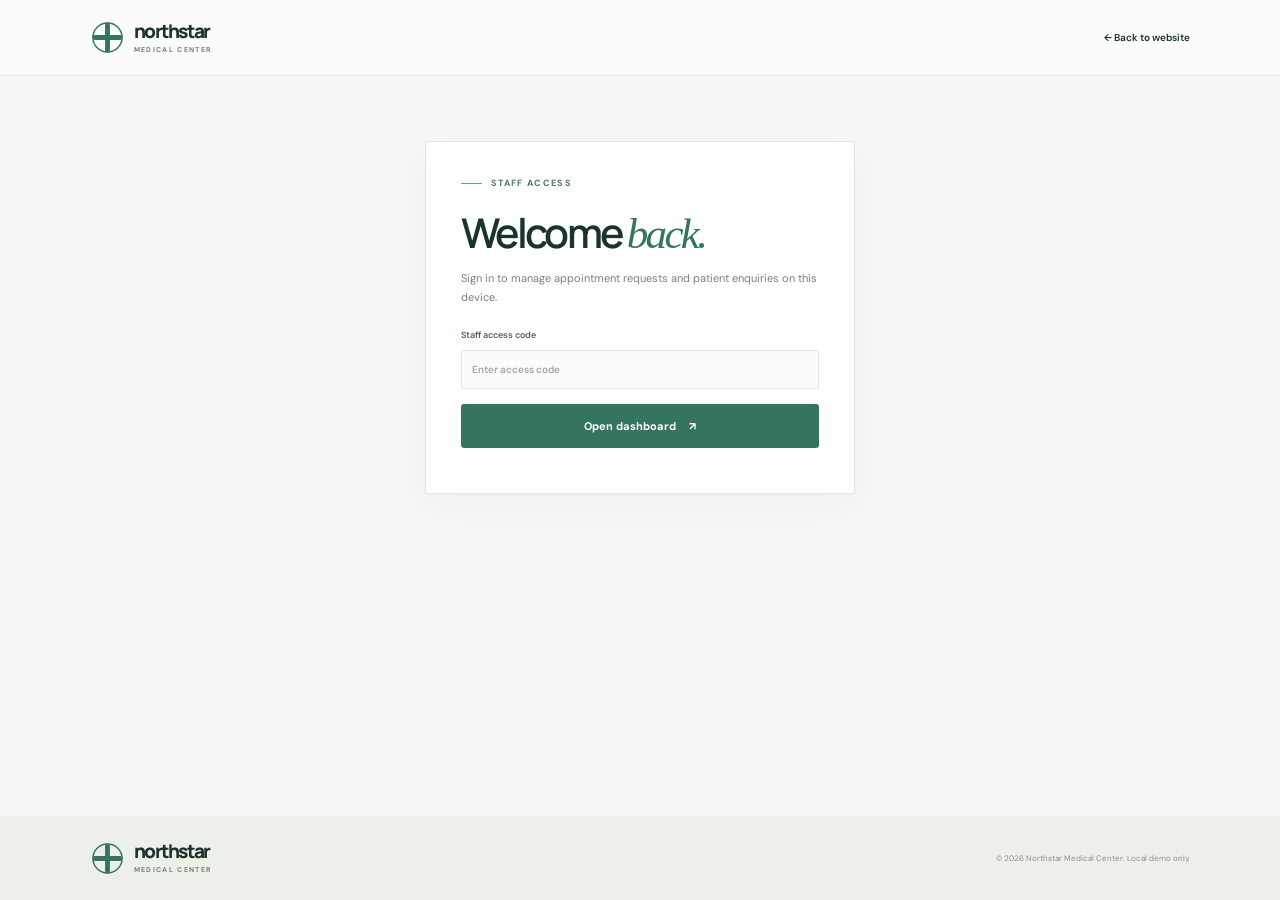
<file: admin.html>
<!DOCTYPE html>
<html lang="en">

<head>
  <meta charset="UTF-8">
  <meta name="viewport" content="width=device-width, initial-scale=1">
  <meta name="theme-color" content="#f6f8f5">
  <meta name="description" content="Northstar Medical Center staff dashboard.">
  <title>Admin portal | Northstar Medical Center</title>
  <link rel="preconnect" href="https://fonts.googleapis.com">
  <link rel="preconnect" href="https://fonts.gstatic.com" crossorigin>
  <link
    href="https://fonts.googleapis.com/css2?family=DM+Sans:wght@400;500;600;700&amp;family=Manrope:wght@400;500;600;700;800&amp;display=swap"
    rel="stylesheet">
  <link rel="stylesheet" href="styles.css">
  <script src="app.js" defer></script>
</head>

<body class="admin-body">
  <header class="admin-header"><a class="brand" href="index.html"><span class="brand-mark" aria-hidden="true"><svg
          viewBox="0 0 36 36" fill="none">
          <path d="M18 5v26M5 18h26" stroke="currentColor" stroke-width="5" stroke-linecap="round" />
          <circle cx="18" cy="18" r="15" stroke="currentColor" stroke-width="1.5" />
        </svg></span><span class="brand-copy"><strong>northstar</strong><small>MEDICAL CENTER</small></span></a>
    <div class="admin-header-actions"><a class="text-link" href="index.html">← Back to website</a><button
        class="button button-outline admin-logout" type="button" hidden>Sign out</button></div>
  </header>
  <main class="admin-main">
    <section class="admin-login-card" id="admin-login">
      <div class="eyebrow"><span class="eyebrow-line"></span> STAFF ACCESS</div>
      <h1>Welcome <span>back.</span></h1>
      <p>Sign in to manage appointment requests and patient enquiries on this device.</p>
      <form id="admin-login-form"><label>Staff access code<input type="password" name="passcode"
            autocomplete="current-password" placeholder="Enter access code" required></label><button
          class="button button-green form-submit" type="submit">Open dashboard <span
            aria-hidden="true">↗</span></button>
        <div class="form-message" id="login-message" role="status" aria-live="polite"></div>
      </form>
      <!--<div class="demo-access"><strong>Local demo access</strong><span>Use access code <code>246810</code>. This
          frontend-only demo stores information in this browser; it is not connected to a secure server or suitable for
          real patient data.</span></div>-->
    </section>
    <section class="admin-dashboard" id="admin-dashboard" hidden>
      <div class="admin-page-heading">
        <div>
          <div class="eyebrow"><span class="eyebrow-line"></span> NORTHSTAR STAFF</div>
          <h1>Your care <span>dashboard.</span></h1>
          <p>Manage appointment requests and messages submitted on this device.</p>
        </div><a class="button button-green" href="index.html#appointment">New appointment ↗</a>
      </div>
      <div class="admin-stats">
        <article><span>APPOINTMENT REQUESTS</span><strong id="admin-stat-appointments">0</strong><small
            id="admin-pending-label">0 awaiting review</small></article>
        <article><span>OPEN REQUESTS</span><strong id="admin-stat-open">0</strong><small>Need a follow-up</small>
        </article>
        <article><span>PATIENT MESSAGES</span><strong id="admin-stat-messages">0</strong><small
            id="admin-unread-label">0 unread</small></article>
      </div>
      <div class="admin-content-grid">
        <section class="admin-panel">
          <div class="admin-panel-heading">
            <div>
              <h2>Appointments</h2>
              <p>Recent requests from the appointment form</p>
            </div><label class="admin-filter-label">Show<select id="appointment-status-filter">
                <option value="all">All requests</option>
                <option value="pending">Pending</option>
                <option value="confirmed">Confirmed</option>
                <option value="cancelled">Cancelled</option>
              </select></label>
          </div>
          <div class="admin-table-wrap">
            <table class="admin-table">
              <thead>
                <tr>
                  <th>Patient</th>
                  <th>Department</th>
                  <th>Preferred date</th>
                  <th>Contact</th>
                  <th>Status</th>
                  <th>Actions</th>
                </tr>
              </thead>
              <tbody id="admin-appointments">
                <tr>
                  <td colspan="6" class="admin-empty">No appointment requests yet. New requests will appear here.</td>
                </tr>
              </tbody>
            </table>
          </div>
        </section>
        <section class="admin-panel messages-panel">
          <div class="admin-panel-heading">
            <div>
              <h2>Patient enquiries</h2>
              <p>Contact form messages submitted on this device</p>
            </div>
          </div>
          <div class="admin-messages" id="admin-messages">
            <div class="admin-empty">No messages yet. Contact form submissions will appear here.</div>
          </div>
        </section>
      </div>
      <!-- <p class="admin-local-note">Local demo only: data is stored in this browser and is not shared with other devices. Do not enter or store real patient information. A production hospital system needs authenticated server-side access and compliant data storage.</p> -->
    </section>
  </main>
  <footer class="site-footer admin-footer"><a class="brand footer-brand" href="index.html"><span class="brand-mark"
        aria-hidden="true"><svg viewBox="0 0 36 36" fill="none">
          <path d="M18 5v26M5 18h26" stroke="currentColor" stroke-width="5" stroke-linecap="round" />
          <circle cx="18" cy="18" r="15" stroke="currentColor" stroke-width="1.5" />
        </svg></span><span class="brand-copy"><strong>northstar</strong><small>MEDICAL CENTER</small></span></a><small
      class="copyright">© <span id="current-year"></span> Northstar Medical Center. Local demo only.</small></footer>
</body>

</html>
</file>
<file: styles.css>
:root {
  --ink: #1a332e;
  --ink-soft: #455a54;
  --muted: #78817b;
  --green: #357460;
  --green-dark: #244e42;
  --green-light: #e4eee7;
  --paper: #f7f8f5;
  --line: #e4e7e0;
  --serif: Georgia, "Times New Roman", serif;
  --sans: "DM Sans", "Segoe UI", sans-serif;
  --heading: "Manrope", "Segoe UI", sans-serif;
}

* {
  box-sizing: border-box;
}

html {
  scroll-behavior: smooth;
  scroll-padding-top: 90px;
}

body {
  margin: 0;
  background: var(--paper);
  color: var(--ink);
  font-family: var(--sans);
  font-size: 14px;
  -webkit-font-smoothing: antialiased;
}

button,
input,
select,
textarea {
  font: inherit;
}

button,
a {
  -webkit-tap-highlight-color: transparent;
}

a {
  color: inherit;
  text-decoration: none;
}

button:focus-visible,
a:focus-visible,
input:focus-visible,
select:focus-visible,
textarea:focus-visible,
summary:focus-visible {
  outline: 3px solid #a6caaf;
  outline-offset: 3px;
}

img {
  max-width: 100%;
}

.section-anchor {
  scroll-margin-top: 90px;
}

.announcement {
  height: 34px;
  background: var(--ink);
  color: #e5ece7;
  display: flex;
  align-items: center;
  justify-content: center;
  gap: 8px;
  font-size: 10px;
  letter-spacing: .025em;
}

.announcement-dot,
.open-pulse {
  width: 6px;
  height: 6px;
  background: #91caa3;
  display: inline-block;
  border-radius: 50%;
}

.announcement a {
  margin-left: 6px;
  color: #f0d9ad;
}

.site-header {
  min-height: 78px;
  max-width: 1440px;
  margin: 0 auto;
  padding: 0 6.2%;
  display: flex;
  align-items: center;
  justify-content: space-between;
  gap: 24px;
  position: sticky;
  top: 0;
  z-index: 20;
  background: rgba(247, 248, 245, .96);
  backdrop-filter: blur(14px);
  border-bottom: 1px solid rgba(226, 230, 223, .75);
}

.brand {
  display: inline-flex;
  align-items: center;
  gap: 9px;
  flex: 0 0 auto;
}

.brand-mark {
  width: 35px;
  height: 35px;
  color: var(--green);
  display: block;
}

.brand-mark svg {
  display: block;
  width: 100%;
  height: 100%;
}

.brand-copy {
  display: flex;
  flex-direction: column;
}

.brand-copy strong {
  color: var(--ink);
  font: 800 19px/1 var(--heading);
  letter-spacing: -.075em;
}

.brand-copy small {
  margin-top: 4px;
  color: #718079;
  font-size: 7px;
  font-weight: 700;
  letter-spacing: .19em;
}

.primary-nav {
  display: flex;
  justify-content: center;
  align-items: center;
  gap: clamp(13px, 1.6vw, 25px);
}

.nav-link {
  color: #56635d;
  font-size: 11px;
  white-space: nowrap;
  transition: color .2s;
}

.nav-link:hover,
.nav-link.active {
  color: var(--green);
}

.nav-link.active {
  font-weight: 700;
}

.button {
  border: 0;
  border-radius: 3px;
  min-height: 44px;
  padding: 0 19px;
  display: inline-flex;
  align-items: center;
  justify-content: center;
  gap: 13px;
  font-size: 11px;
  font-weight: 700;
  cursor: pointer;
  transition: background .2s, transform .2s;
}

.button:hover {
  transform: translateY(-1px);
}

.button-dark {
  background: var(--ink);
  color: #fff;
}

.button-dark:hover {
  background: #294a40;
}

.button-green {
  background: var(--green);
  color: white;
}

.button-green:hover {
  background: var(--green-dark);
}

.header-appointment {
  min-height: 39px;
  padding: 0 14px;
  white-space: nowrap;
}

.menu-toggle {
  display: none;
}

.hero {
  max-width: 1440px;
  min-height: 578px;
  margin: 0 auto;
  padding: 60px 9.5% 45px 10.6%;
  display: grid;
  grid-template-columns: .96fr 1.04fr;
  align-items: center;
  column-gap: 52px;
  position: relative;
}

.hero-copy {
  padding: 0 0 17px;
  position: relative;
  z-index: 2;
}

.eyebrow {
  color: #537367;
  font-size: 9px;
  font-weight: 700;
  letter-spacing: .15em;
  display: flex;
  align-items: center;
  gap: 9px;
}

.eyebrow-line {
  width: 21px;
  height: 1px;
  background: #6e9987;
  display: inline-block;
}

.hero h1,
h2 {
  font-family: var(--heading);
  font-weight: 500;
  letter-spacing: -.065em;
}

.hero h1 {
  margin: 24px 0 16px;
  max-width: 500px;
  font-size: clamp(47px, 5.1vw, 72px);
  line-height: 1.06;
}

.hero h1 span,
h2 span {
  color: var(--green);
  font-family: var(--serif);
  font-style: italic;
  font-weight: 400;
  letter-spacing: -.055em;
}

.hero-description {
  max-width: 390px;
  color: var(--muted);
  font-size: 14px;
  line-height: 1.85;
}

.hero-actions {
  margin-top: 25px;
  display: flex;
  align-items: center;
  gap: 25px;
}

.hero-actions .button {
  min-height: 47px;
  padding: 0 18px;
}

.text-link {
  display: inline-flex;
  align-items: center;
  gap: 8px;
  color: var(--ink);
  font-size: 11px;
  font-weight: 600;
}

.text-link:hover {
  color: var(--green);
}

.play-icon {
  width: 23px;
  height: 23px;
  border: 1px solid #d7dfd9;
  display: inline-flex;
  align-items: center;
  justify-content: center;
  border-radius: 50%;
  font-size: 7px;
  color: var(--green);
}

.hero-proof {
  margin-top: 40px;
  display: flex;
  align-items: center;
  gap: 12px;
  color: var(--muted);
}

.avatar-stack {
  display: flex;
  padding-left: 2px;
}

.avatar-stack img {
  width: 30px;
  height: 30px;
  object-fit: cover;
  border: 2px solid var(--paper);
  border-radius: 50%;
  margin-left: -5px;
}

.avatar-stack img:first-child {
  margin-left: 0;
}

.hero-proof>div:nth-child(2),
.rating {
  display: flex;
  flex-direction: column;
  gap: 3px;
}

.hero-proof strong {
  color: var(--ink);
  font-size: 10px;
}

.hero-proof>div>span,
.rating>span {
  font-size: 9px;
}

.proof-divider {
  height: 27px;
  width: 1px;
  background: var(--line);
  margin: 0 3px 0 8px;
}

.rating strong {
  color: var(--ink);
  font-size: 11px;
}

.rating strong span {
  color: #dcad5e;
}

.hero-visual {
  min-width: 0;
  height: 443px;
  align-self: center;
  position: relative;
  margin: 0 2px 0 0;
}

.hero-image {
  width: 100%;
  height: 100%;
  object-fit: cover;
  object-position: center 40%;
  border-radius: 45% 45% 4px 4px;
  display: block;
}

.hero-image-shade {
  position: absolute;
  inset: 0;
  border-radius: 45% 45% 4px 4px;
  background: linear-gradient(0deg, rgba(23, 45, 38, .51), transparent 43%);
}

.image-caption {
  color: #fff;
  position: absolute;
  bottom: 26px;
  left: 28px;
  display: flex;
  align-items: center;
  gap: 12px;
}

.caption-sparkle {
  font-size: 26px;
  color: #d1dfb5;
}

.image-caption div {
  display: flex;
  flex-direction: column;
  gap: 6px;
}

.image-caption strong {
  font: 600 13px var(--heading);
}

.image-caption div span {
  color: #e4e8e2;
  font-size: 10px;
}

.open-card {
  position: absolute;
  right: -28px;
  top: 72%;
  transform: translateY(-10%);
  min-width: 210px;
  padding: 15px 16px;
  background: white;
  box-shadow: 0 10px 35px rgba(32, 53, 43, .1);
  border: 1px solid #ecede7;
  display: flex;
  align-items: center;
  gap: 10px;
}

.open-card>span:nth-child(2) {
  flex: 1;
  display: flex;
  flex-direction: column;
  gap: 5px;
}

.open-card strong {
  font-size: 10px;
}

.open-card small {
  color: var(--muted);
  font-size: 9px;
}

.open-arrow {
  color: var(--green);
  font-size: 16px;
}

.hero-scribble {
  position: absolute;
  z-index: 1;
  top: 23px;
  right: -33px;
  color: #92ac82;
  font-size: 44px;
}

.scroll-cue {
  position: absolute;
  bottom: 25px;
  left: 10.6%;
  display: flex;
  align-items: center;
  gap: 9px;
  color: #75817a;
  font-size: 8px;
  font-weight: 600;
  letter-spacing: .11em;
}

.scroll-cue span {
  color: var(--green);
  font-size: 15px;
}

.welcome-strip {
  min-height: 66px;
  padding: 14px 11%;
  background: #eef1e9;
  display: flex;
  align-items: center;
  justify-content: space-between;
  gap: 15px;
  color: #53665d;
}

.welcome-strip div {
  display: flex;
  align-items: center;
  gap: 9px;
  font-size: 10px;
  font-weight: 600;
}

.welcome-strip div span {
  color: var(--green);
  font-size: 15px;
}

.section {
  padding: 100px max(9%, calc((100% - 1150px) / 2));
}

.about-section {
  display: grid;
  grid-template-columns: .94fr 1fr;
  align-items: center;
  gap: 100px;
  padding-top: 112px;
  padding-bottom: 112px;
}

.about-image-wrap {
  position: relative;
  width: 100%;
  max-width: 425px;
  height: 438px;
}

.about-image-wrap>img {
  width: 100%;
  height: 100%;
  object-fit: cover;
  border-radius: 4px;
}

.experience-badge {
  position: absolute;
  top: 31px;
  right: -37px;
  width: 101px;
  height: 101px;
  border-radius: 50%;
  background: #e1ebe1;
  display: flex;
  flex-direction: column;
  align-items: center;
  justify-content: center;
  transform: rotate(8deg);
}

.experience-badge strong {
  color: var(--green);
  font: 500 32px var(--heading);
  letter-spacing: -.07em;
}

.experience-badge strong span {
  font: italic 20px var(--serif);
}

.experience-badge small {
  color: #566c60;
  text-align: center;
  font-size: 7px;
  font-weight: 700;
  letter-spacing: .13em;
  line-height: 1.45;
}

.about-image-note {
  position: absolute;
  bottom: -27px;
  left: -25px;
  background: #faf6ee;
  padding: 15px 20px;
  color: #64715f;
  font: italic 17px/1.35 var(--serif);
  transform: rotate(-5deg);
}

.about-copy h2,
.section-heading h2,
.patient-heading h2,
.health-heading h2,
.pharmacy-heading h2,
.faq-intro h2 {
  margin: 19px 0 17px;
  font-size: clamp(37px, 4vw, 54px);
  line-height: 1.1;
}

.section-lead {
  color: var(--ink-soft);
  font: 20px/1.5 var(--serif);
}

.about-copy>p:not(.section-lead) {
  max-width: 430px;
  margin-top: 12px;
  color: var(--muted);
  font-size: 12px;
  line-height: 1.9;
}

.about-values {
  margin: 24px 0 27px;
  border-top: 1px solid var(--line);
}

.about-values>div {
  display: flex;
  align-items: center;
  gap: 18px;
  padding: 15px 0;
  border-bottom: 1px solid var(--line);
}

.value-number {
  color: #8caa9a;
  font: italic 17px var(--serif);
}

.about-values div div {
  display: flex;
  flex-direction: column;
  gap: 4px;
}

.about-values strong {
  font-size: 11px;
}

.about-values div div span {
  color: var(--muted);
  font-size: 10px;
}

.link-green {
  color: var(--green);
}

.departments-section {
  background: #f0f2ec;
  padding-top: 85px;
  padding-bottom: 92px;
}

.section-heading {
  display: flex;
  justify-content: space-between;
  align-items: flex-end;
  gap: 20px;
}

.section-heading h2 {
  margin-bottom: 0;
}

.section-heading>.text-link {
  margin-bottom: 6px;
}

.department-grid {
  display: grid;
  grid-template-columns: repeat(3, 1fr);
  gap: 13px;
  margin-top: 37px;
}

.department-card {
  position: relative;
  min-height: 181px;
  padding: 18px 19px;
  display: flex;
  flex-direction: column;
  overflow: hidden;
  transition: transform .2s, box-shadow .2s;
}

.department-card:hover {
  transform: translateY(-3px);
  box-shadow: 0 10px 24px rgba(30, 55, 43, .08);
}

.dept-mint {
  background: #dfebe3;
}

.dept-peach {
  background: #f2e7db;
}

.dept-lilac {
  background: #eae7ef;
}

.dept-sky {
  background: #e1e9eb;
}

.dept-yellow {
  background: #f1eddf;
}

.dept-gray {
  background: #e8eae4;
}

.department-icon {
  color: var(--green);
  font: 24px var(--serif);
  height: 32px;
}

.department-index {
  margin-top: 4px;
  color: #75847b;
  font-size: 7px;
  font-weight: 700;
  letter-spacing: .12em;
}

.department-card>strong {
  margin-top: 8px;
  font: 600 17px var(--heading);
  letter-spacing: -.04em;
}

.department-description {
  max-width: 230px;
  margin-top: 5px;
  color: #64716a;
  font-size: 9px;
  line-height: 1.6;
}

.card-arrow {
  position: absolute;
  right: 17px;
  bottom: 17px;
  color: var(--green);
  font-size: 15px;
}

.doctors-section {
  padding: 91px max(9%, calc((100% - 1150px) / 2)) 96px;
  background: var(--ink);
  color: white;
}

.doctors-section .eyebrow {
  color: #a9c1b2;
}

.doctors-section .eyebrow-line {
  background: #a1b9aa;
}

.doctors-heading {
  align-items: flex-end;
  margin-top: 16px;
}

.doctors-heading h2 {
  color: white;
}

.doctors-heading h2 span {
  color: #a6c5a9;
}

.doctors-heading .text-link {
  color: #e5eee8;
}

.doctors-intro {
  margin: 12px 0 0;
  color: #bdc9c1;
  font: 17px/1.5 var(--serif);
}

.doctor-filters {
  display: flex;
  flex-wrap: wrap;
  gap: 7px;
  margin: 25px 0 27px;
}

.filter-chip {
  border: 1px solid #486057;
  border-radius: 2px;
  padding: 8px 11px;
  color: #c9d3cc;
  background: transparent;
  cursor: pointer;
  font-size: 9px;
  transition: background .2s, color .2s;
}

.filter-chip:hover,
.filter-chip.is-selected {
  color: var(--ink);
  background: #d6e4d8;
  border-color: #d6e4d8;
}

.doctor-grid {
  display: grid;
  grid-template-columns: repeat(4, minmax(0, 1fr));
  gap: 14px;
}

.doctor-card[hidden] {
  display: none;
}

.doctor-photo {
  height: 245px;
  position: relative;
  overflow: hidden;
  background: #465e53;
}

.doctor-photo img {
  width: 100%;
  height: 100%;
  object-fit: cover;
  object-position: center 25%;
  filter: saturate(.78);
  transition: transform .35s;
}

.doctor-card:hover .doctor-photo img {
  transform: scale(1.04);
}

.doctor-photo-tag {
  position: absolute;
  bottom: 11px;
  left: 11px;
  background: #eff4ee;
  color: #43594d;
  padding: 7px 8px;
  font-size: 7px;
  font-weight: 700;
  letter-spacing: .1em;
}

.doctor-info {
  display: flex;
  justify-content: space-between;
  align-items: center;
  padding: 13px 0 0;
}

.doctor-info h3 {
  margin: 0 0 5px;
  color: white;
  font: 600 14px var(--heading);
  letter-spacing: -.03em;
}

.doctor-info p {
  margin: 0;
  color: #b3c0b8;
  font-size: 9px;
}

.doctor-arrow {
  width: 30px;
  height: 30px;
  flex: 0 0 auto;
  display: grid;
  place-items: center;
  border: 1px solid #496158;
  border-radius: 50%;
  color: #cce0d1;
  font-size: 14px;
}

.doctor-arrow:hover {
  background: #d6e4d8;
  color: var(--ink);
}

.services-section {
  padding-top: 105px;
  padding-bottom: 103px;
  display: grid;
  grid-template-columns: .85fr 1.15fr;
  gap: 80px;
}

.services-heading h2 {
  margin: 20px 0 14px;
  font-size: 47px;
  line-height: 1.1;
}

.services-heading .section-lead {
  max-width: 350px;
  color: var(--muted);
  font-size: 17px;
}

.services-list {
  border-top: 1px solid var(--line);
  align-self: center;
}

.service-row {
  min-height: 74px;
  display: grid;
  grid-template-columns: 34px 1fr 1.05fr 86px 20px;
  gap: 10px;
  align-items: center;
  border-bottom: 1px solid var(--line);
  transition: padding .2s, background .2s;
}

.service-row:hover {
  padding: 0 9px;
  background: #f0f3ed;
}

.service-num {
  color: #8ba295;
  font: italic 12px var(--serif);
}

.service-name {
  font: 600 12px var(--heading);
}

.service-description {
  color: var(--muted);
  font-size: 9px;
}

.service-time {
  color: #809082;
  font-size: 7px;
  font-weight: 700;
  letter-spacing: .1em;
}

.service-arrow {
  color: var(--green);
  font-size: 15px;
  text-align: right;
}

.appointment-section {
  position: relative;
  overflow: hidden;
  display: grid;
  grid-template-columns: 1fr 1.06fr;
  align-items: center;
  gap: 70px;
  padding: 91px max(9%, calc((100% - 1150px) / 2));
  background: #e9eee6;
}

.appointment-copy {
  position: relative;
  z-index: 1;
}

.eyebrow-light {
  color: #61796c;
}

.appointment-copy h2,
.contact-section h2 {
  margin: 23px 0 14px;
  font-size: clamp(49px, 5vw, 65px);
  line-height: 1.05;
}

.appointment-copy h2 span,
.contact-section h2 span {
  color: var(--green);
}

.appointment-copy>p,
.contact-section>div>p {
  max-width: 355px;
  color: #69776f;
  font-size: 12px;
  line-height: 1.8;
}

.appointment-assurance {
  margin-top: 15px;
  display: flex;
  gap: 9px;
  align-items: center;
  color: #53665b;
  font-size: 10px;
}

.appointment-assurance span {
  color: var(--green);
  font-weight: 700;
}

.appointment-phone {
  margin-top: 28px;
  padding-top: 17px;
  max-width: 315px;
  border-top: 1px solid #d2dbd1;
  display: flex;
  flex-direction: column;
  gap: 5px;
}

.appointment-phone>span {
  color: var(--muted);
  font-size: 9px;
}

.appointment-phone a {
  font: 600 16px var(--heading);
}

.appointment-phone a span {
  color: var(--green);
  margin-left: 5px;
}

.appointment-decoration {
  position: absolute;
  left: -105px;
  top: -110px;
  color: rgba(132, 161, 137, .08);
  font-size: 410px;
  line-height: 1;
}

.appointment-form,
.contact-form {
  padding: 29px 31px;
  background: #fff;
  position: relative;
  z-index: 1;
  box-shadow: 0 12px 40px rgba(40, 61, 49, .045);
}

.appointment-form h3,
.contact-form h3 {
  margin: 0;
  font: 600 20px var(--heading);
  letter-spacing: -.04em;
}

.appointment-form>p,
.contact-form>p {
  margin: 6px 0 20px;
  color: var(--muted);
  font-size: 10px;
}

.form-grid {
  display: grid;
  grid-template-columns: 1fr 1fr;
  gap: 12px;
}

.appointment-form label,
.contact-form label,
.admin-login-card label {
  display: flex;
  flex-direction: column;
  gap: 6px;
  color: #52635a;
  font-size: 9px;
  font-weight: 600;
}

.appointment-form input,
.appointment-form select,
.contact-form input,
.contact-form select,
.contact-form textarea,
.admin-login-card input {
  width: 100%;
  min-height: 39px;
  padding: 0 10px;
  color: var(--ink);
  background: #fbfcfa;
  border: 1px solid #e5e9e2;
  border-radius: 2px;
  font-size: 10px;
}

.appointment-form input::placeholder,
.contact-form input::placeholder,
.contact-form textarea::placeholder,
.admin-login-card input::placeholder {
  color: #a1a8a2;
}

.appointment-form input:focus,
.appointment-form select:focus,
.contact-form input:focus,
.contact-form select:focus,
.contact-form textarea:focus,
.admin-login-card input:focus {
  outline: 2px solid #b4ceb8;
  border-color: transparent;
}

.consent-check {
  margin-top: 14px;
  display: flex !important;
  flex-direction: row !important;
  align-items: flex-start;
  gap: 8px !important;
  color: #7c857f !important;
  font-size: 9px !important;
  line-height: 1.5;
}

.consent-check input {
  width: 13px;
  min-height: 13px;
  accent-color: var(--green);
  flex: 0 0 auto;
  margin-top: 1px;
}

.form-submit {
  width: 100%;
  margin-top: 15px;
}

.form-privacy {
  text-align: center;
  margin: 9px 0 0 !important;
  color: #919891 !important;
  font-size: 8px !important;
}

.form-message {
  margin-top: 10px;
  color: var(--green-dark);
  font-size: 10px;
  line-height: 1.5;
}

.patient-section {
  display: grid;
  grid-template-columns: .77fr 1.23fr;
  gap: 96px;
  align-items: center;
  padding-top: 107px;
  padding-bottom: 107px;
}

.patient-heading h2 {
  margin-top: 22px;
}

.patient-heading .section-lead {
  max-width: 300px;
  color: var(--muted);
  font-size: 17px;
}

.patient-heading .text-link {
  margin-top: 12px;
}

.patient-links {
  border-top: 1px solid var(--line);
}

.patient-link {
  min-height: 77px;
  display: grid;
  grid-template-columns: 38px 1fr 20px;
  align-items: center;
  gap: 14px;
  border-bottom: 1px solid var(--line);
}

.patient-link-icon {
  width: 33px;
  height: 33px;
  display: grid;
  place-items: center;
  color: var(--green);
  background: #e8eee6;
  border-radius: 50%;
  font: italic 12px var(--serif);
}

.patient-link>span:nth-child(2) {
  display: flex;
  flex-direction: column;
  gap: 5px;
}

.patient-link strong {
  font: 600 12px var(--heading);
}

.patient-link small {
  color: var(--muted);
  font-size: 9px;
}

.patient-link-arrow {
  color: var(--green);
  text-align: right;
  font-size: 15px;
}

.patient-link:hover strong {
  color: var(--green);
}

.health-section {
  padding-top: 84px;
  padding-bottom: 82px;
  background: #eff1eb;
}

.health-heading,
.pharmacy-heading {
  display: flex;
  align-items: flex-end;
  justify-content: space-between;
  gap: 20px;
}

.health-heading h2,
.pharmacy-heading h2 {
  margin-bottom: 0;
  font-size: 43px;
}

.health-note {
  color: var(--muted);
  font-size: 9px;
}

.health-note span {
  color: var(--green);
  font-size: 13px;
  margin-left: 4px;
}

.health-grid {
  margin-top: 30px;
  display: grid;
  grid-template-columns: 1.25fr 1fr 1fr;
  gap: 14px;
}

.health-card {
  background: #fff;
  min-width: 0;
}

.health-feature>img {
  width: 100%;
  height: 190px;
  display: block;
  object-fit: cover;
}

.health-card-copy {
  padding: 20px 21px;
}

.health-category {
  color: #819084;
  font-size: 7px;
  font-weight: 700;
  letter-spacing: .12em;
}

.health-card h3 {
  margin: 10px 0 7px;
  font: 600 16px/1.35 var(--heading);
  letter-spacing: -.04em;
}

.health-card-copy p {
  color: var(--muted);
  font-size: 10px;
  line-height: 1.75;
}

.health-card .text-link {
  margin-top: 8px;
  font-size: 9px;
}

.health-compact {
  min-height: 315px;
  display: flex;
  flex-direction: column;
  justify-content: space-between;
}

.health-article-icon {
  height: 106px;
  display: flex;
  align-items: center;
  justify-content: center;
  font-size: 46px;
}

.icon-mint {
  background: #e4eee5;
  color: var(--green);
}

.icon-lilac {
  background: #eee9f0;
  color: #736689;
}

.health-compact .health-card-copy {
  padding-top: 16px;
}

.health-disclaimer {
  margin: 18px 0 0;
  color: #848d86;
  font-size: 8px;
}

.pharmacy-section {
  padding-top: 88px;
  padding-bottom: 82px;
}

.pharmacy-heading {
  align-items: flex-end;
}

.pharmacy-heading h2 {
  margin: 16px 0 8px;
  font-size: 42px;
}

.pharmacy-heading .section-lead {
  max-width: 535px;
  margin: 0;
  color: var(--muted);
  font-size: 14px;
}

.cart-indicator {
  display: inline-flex;
  align-items: center;
  gap: 8px;
  padding: 9px 12px;
  border: 1px solid var(--line);
  border-radius: 2px;
  font-size: 10px;
}

.cart-indicator>span:first-child {
  color: var(--green);
  font-size: 16px;
}

.cart-indicator b {
  width: 18px;
  height: 18px;
  display: grid;
  place-items: center;
  background: #e4eee5;
  color: var(--green-dark);
  border-radius: 50%;
  font-size: 9px;
}

.pharmacy-grid {
  margin-top: 30px;
  display: grid;
  grid-template-columns: repeat(3, 1fr);
  gap: 14px;
}

.product-card {
  padding: 10px;
  border: 1px solid #eaede7;
  background: #fff;
}

.product-art {
  height: 192px;
  position: relative;
  overflow: hidden;
  display: flex;
  align-items: center;
  justify-content: center;
}

.product-art-mint {
  background: #e5eee5;
}

.product-art-lilac {
  background: #efebf0;
}

.product-art-peach {
  background: #f3e9e1;
}

.product-label {
  position: absolute;
  top: 13px;
  left: 14px;
  color: #798b7d;
  font-size: 7px;
  font-weight: 700;
  letter-spacing: .13em;
}

.product-art-name {
  position: absolute;
  bottom: 13px;
  right: 15px;
  color: rgba(55, 93, 70, .57);
  text-align: right;
  font: 700 9px/1.3 var(--heading);
  letter-spacing: .12em;
}

.bottle,
.jar,
.tub {
  position: relative;
  width: 53px;
  height: 94px;
  margin-top: 10px;
  display: block;
  border: 1px solid #c5c5af;
  border-radius: 8px 8px 11px 11px;
  background: linear-gradient(90deg, #f4f0dc, #fffdf1 42%, #e8e3cf);
  box-shadow: 12px 12px 20px rgba(49, 69, 48, .09);
}

.bottle::before {
  content: "";
  position: absolute;
  width: 21px;
  height: 11px;
  top: -10px;
  left: 15px;
  background: #78937a;
  border-radius: 3px 3px 0 0;
}

.bottle::after {
  content: "N";
  position: absolute;
  inset: 34px 0 auto;
  padding: 4px;
  background: #e4eadb;
  color: #47634e;
  text-align: center;
  font: 700 15px var(--serif);
}

.jar {
  width: 72px;
  height: 78px;
  margin-top: 15px;
  border-radius: 10px 10px 17px 17px;
  background: linear-gradient(90deg, #edddc8, #fff8e9 47%, #e4d4c2);
}

.jar::before,
.tub::before {
  content: "";
  position: absolute;
  top: -9px;
  left: -3px;
  right: -3px;
  height: 11px;
  background: #779083;
  border-radius: 3px;
}

.jar::after {
  content: "N";
  position: absolute;
  inset: 29px 0 auto;
  padding: 4px;
  background: #eee9df;
  color: #536552;
  text-align: center;
  font: 700 15px var(--serif);
}

.tub {
  width: 57px;
  height: 83px;
  border-radius: 8px 8px 13px 13px;
  background: linear-gradient(90deg, #f1e9d8, #fffaf0 45%, #e5dbca);
}

.tub::after {
  content: "+";
  position: absolute;
  inset: 30px 0 auto;
  color: #477660;
  text-align: center;
  font: 600 25px var(--sans);
}

.product-details {
  min-height: 62px;
  display: flex;
  align-items: center;
  justify-content: space-between;
  gap: 8px;
  padding: 11px 4px 7px;
}

.product-type {
  color: #849184;
  font-size: 7px;
  font-weight: 700;
  letter-spacing: .12em;
}

.product-details h3 {
  margin: 5px 0 0;
  font-size: 12px;
}

.product-price {
  color: var(--green-dark);
  font-size: 12px;
  font-weight: 700;
}

.add-to-cart {
  width: 100%;
  min-height: 35px;
  padding: 0 10px;
  display: flex;
  justify-content: space-between;
  align-items: center;
  border: 1px solid #e1e8e1;
  background: #f8faf7;
  color: var(--green-dark);
  font-size: 9px;
  font-weight: 600;
  cursor: pointer;
}

.add-to-cart:hover {
  background: #eaf0e9;
}

.add-to-cart span {
  font-size: 15px;
}

.pharmacy-note {
  margin-top: 16px;
  display: flex;
  align-items: flex-start;
  gap: 9px;
  color: #7d877f;
  font-size: 9px;
  line-height: 1.6;
}

.pharmacy-note>span {
  color: var(--green);
}

.pharmacy-note p {
  margin: 0;
}

.pharmacy-note a {
  color: var(--green);
  text-decoration: underline;
}

.cart-panel:not(:empty) {
  margin-top: 18px;
  padding: 17px;
  background: #edf2eb;
}

.cart-summary {
  display: grid;
  grid-template-columns: 1fr auto;
  gap: 10px 14px;
  font-size: 10px;
}

.cart-summary-heading,
.cart-total {
  grid-column: 1/-1;
  display: flex;
  justify-content: space-between;
  align-items: center;
}

.cart-summary-heading strong,
.cart-total strong {
  font-size: 12px;
}

.cart-clear {
  border: 0;
  background: none;
  color: var(--green);
  text-decoration: underline;
  font-size: 9px;
  cursor: pointer;
}

.cart-total {
  padding-top: 10px;
  border-top: 1px solid #d9e2d7;
}

.cart-checkout {
  grid-column: 1/-1;
  width: fit-content;
  min-height: 36px;
}

.cart-summary>small {
  grid-column: 1/-1;
  color: var(--muted);
  font-size: 8px;
}

.faq-section {
  display: grid;
  grid-template-columns: .75fr 1.25fr;
  gap: 100px;
  padding-top: 93px;
  padding-bottom: 100px;
  background: #f0f2ed;
}

.faq-intro h2 {
  margin: 21px 0 12px;
}

.faq-intro .section-lead {
  max-width: 270px;
  color: var(--muted);
  font-size: 17px;
}

.faq-intro .text-link {
  margin-top: 12px;
}

.faq-list {
  border-top: 1px solid #dfe4dc;
}

.faq-item {
  border-bottom: 1px solid #dfe4dc;
}

.faq-item summary {
  min-height: 61px;
  display: flex;
  justify-content: space-between;
  align-items: center;
  gap: 15px;
  cursor: pointer;
  list-style: none;
  font: 600 12px var(--heading);
}

.faq-item summary::-webkit-details-marker {
  display: none;
}

.faq-toggle {
  width: 24px;
  height: 24px;
  display: grid;
  place-items: center;
  border: 1px solid #d8e1d8;
  border-radius: 50%;
  color: var(--green);
  font-size: 15px;
  flex: 0 0 auto;
  transition: transform .2s;
}

.faq-item[open] .faq-toggle {
  transform: rotate(45deg);
}

.faq-item>p {
  max-width: 640px;
  margin: -1px 35px 19px 0;
  color: var(--muted);
  font-size: 10px;
  line-height: 1.8;
}

.faq-item>p a {
  color: var(--green);
  text-decoration: underline;
}

.contact-section {
  position: relative;
  overflow: hidden;
  display: grid;
  grid-template-columns: 1fr 1fr;
  align-items: center;
  gap: 70px;
  padding: 87px max(9%, calc((100% - 1150px) / 2));
  background: var(--ink);
  color: white;
}

.contact-section .eyebrow {
  color: #b1c7b8;
}

.contact-section .eyebrow-line {
  background: #b1c7b8;
}

.contact-section h2 span {
  color: #b1c7a0;
}

.contact-section>div>p {
  max-width: 350px;
  color: #c2cec5;
}

.contact-decoration {
  position: absolute;
  right: 36%;
  top: 4%;
  color: rgba(198, 217, 195, .055);
  font-size: 320px;
  line-height: 1;
}

.contact-detail {
  margin-top: 21px;
  display: flex;
  align-items: center;
  gap: 13px;
  position: relative;
}

.contact-icon {
  width: 34px;
  height: 34px;
  border: 1px solid #4b6458;
  border-radius: 50%;
  display: grid;
  place-items: center;
  color: #c1d7c5;
  font-size: 14px;
}

.contact-detail div {
  display: flex;
  flex-direction: column;
  gap: 4px;
}

.contact-detail small {
  color: #afc4b6;
  font-size: 7px;
  font-weight: 700;
  letter-spacing: .12em;
}

.contact-detail a,
.contact-detail div>span {
  color: #f4f5f0;
  font-size: 11px;
  line-height: 1.6;
}

.contact-form {
  max-width: 460px;
  width: 100%;
  justify-self: end;
}

.contact-form h3 {
  font-size: 19px;
}

.contact-form>label {
  margin-top: 11px;
}

.contact-form textarea {
  min-height: 65px;
  padding-top: 9px;
  resize: vertical;
}

.contact-form .form-submit {
  margin-top: 14px;
}

.closing-note {
  min-height: 103px;
  display: flex;
  align-items: center;
  justify-content: center;
  gap: 12px;
  color: #738076;
  font: italic 20px var(--serif);
}

.closing-note span {
  color: #77927e;
  font-size: 20px;
}

.site-footer {
  min-height: 112px;
  display: flex;
  align-items: center;
  gap: 23px;
  padding: 21px 8%;
  background: #edf0e9;
}

.site-footer>p {
  color: var(--muted);
  font: italic 12px var(--serif);
}

.footer-links {
  display: flex;
  align-items: center;
  gap: 16px;
  margin-left: auto;
}

.footer-links a {
  color: #68766c;
  font-size: 9px;
}

.footer-links a:hover {
  color: var(--green);
}

.footer-links a span {
  color: var(--green);
}

.copyright {
  color: #899188;
  font-size: 8px;
}

.toast {
  position: fixed;
  z-index: 50;
  bottom: 22px;
  left: 50%;
  transform: translate(-50%, 15px);
  padding: 12px 19px;
  color: white;
  background: var(--ink);
  font-size: 11px;
  opacity: 0;
  pointer-events: none;
  transition: opacity .2s, transform .2s;
  box-shadow: 0 8px 30px #11291e30;
}

.toast.is-visible {
  opacity: 1;
  transform: translate(-50%, 0);
}

/* Admin portal */
.admin-body {
  min-height: 100vh;
  display: flex;
  flex-direction: column;
}

.admin-header {
  min-height: 76px;
  padding: 0 7%;
  display: flex;
  align-items: center;
  justify-content: space-between;
  background: #fbfcfa;
  border-bottom: 1px solid var(--line);
}

.admin-header-actions {
  display: flex;
  align-items: center;
  gap: 18px;
}

.admin-header-actions .text-link {
  font-size: 10px;
}

.button-outline {
  background: transparent;
  border: 1px solid #d9e3da;
  color: var(--green-dark);
}

.admin-main {
  flex: 1;
  width: 100%;
}

.admin-login-card {
  width: min(430px, calc(100% - 36px));
  margin: 65px auto 80px;
  padding: 35px;
  background: white;
  border: 1px solid var(--line);
  box-shadow: 0 12px 35px rgba(40, 61, 49, .04);
}

.admin-login-card h1,
.admin-page-heading h1 {
  margin: 20px 0 10px;
  font: 600 41px/1.1 var(--heading);
  letter-spacing: -.065em;
}

.admin-login-card h1 span,
.admin-page-heading h1 span {
  color: var(--green);
  font: italic 400 1.05em var(--serif);
}

.admin-login-card>p,
.admin-page-heading>div>p {
  color: var(--muted);
  font-size: 11px;
  line-height: 1.7;
}

.admin-login-card form {
  margin-top: 23px;
}

.admin-login-card input {
  margin-top: 3px;
}

.admin-login-card .form-submit {
  margin-top: 15px;
}

.admin-dashboard {
  max-width: 1270px;
  margin: 0 auto;
  padding: 48px 30px 70px;
}

.admin-page-heading {
  display: flex;
  justify-content: space-between;
  align-items: center;
  gap: 20px;
}

.admin-page-heading h1 {
  margin-top: 14px;
  margin-bottom: 5px;
}

.admin-page-heading>div>p {
  margin: 5px 0;
}

.admin-page-heading>.button {
  flex: 0 0 auto;
}

.admin-stats {
  display: grid;
  grid-template-columns: repeat(3, 1fr);
  gap: 14px;
  margin: 30px 0;
}

.admin-stats article {
  min-height: 125px;
  padding: 18px 20px;
  display: flex;
  flex-direction: column;
  align-items: flex-start;
  background: white;
  border: 1px solid var(--line);
}

.admin-stats article>span {
  color: #77837a;
  font-size: 8px;
  font-weight: 700;
  letter-spacing: .11em;
}

.admin-stats article>strong {
  margin: 10px 0 3px;
  font: 600 29px var(--heading);
}

.admin-stats article>small {
  color: var(--muted);
  font-size: 9px;
}

.admin-content-grid {
  display: grid;
  gap: 16px;
}

.admin-panel {
  min-width: 0;
  padding: 20px;
  background: white;
  border: 1px solid var(--line);
}

.admin-panel-heading {
  display: flex;
  align-items: center;
  justify-content: space-between;
  gap: 15px;
  margin-bottom: 18px;
}

.admin-panel-heading h2 {
  margin: 0;
  font: 600 17px var(--heading);
  letter-spacing: -.03em;
}

.admin-panel-heading p {
  margin: 5px 0 0;
  color: var(--muted);
  font-size: 9px;
}

.admin-filter-label {
  display: flex;
  align-items: center;
  gap: 8px;
  color: var(--muted);
  font-size: 9px;
}

.admin-filter-label select {
  min-height: 33px;
  padding: 0 9px;
  border: 1px solid var(--line);
  background: white;
  color: var(--ink);
  font-size: 9px;
}

.admin-table-wrap {
  width: 100%;
  overflow-x: auto;
}

.admin-table {
  width: 100%;
  border-collapse: collapse;
  text-align: left;
}

.admin-table th {
  padding: 10px 9px;
  color: #758179;
  background: #f4f6f2;
  font-size: 8px;
  font-weight: 700;
  letter-spacing: .07em;
  text-transform: uppercase;
  white-space: nowrap;
}

.admin-table td {
  padding: 12px 9px;
  border-bottom: 1px solid #edf0eb;
  color: #54635a;
  font-size: 9px;
  vertical-align: middle;
}

.admin-table td>strong,
.admin-table td>small {
  display: block;
}

.admin-table td>strong {
  color: var(--ink);
  font-size: 10px;
}

.admin-table td>small {
  margin-top: 4px;
  color: #879088;
  font-size: 8px;
}

.admin-table td>a {
  color: var(--green);
  overflow-wrap: anywhere;
}

.status-pill {
  padding: 4px 7px;
  display: inline-block;
  border-radius: 20px;
  font-size: 8px;
  text-transform: capitalize;
}

.status-pending {
  color: #826627;
  background: #f5efd9;
}

.status-confirmed {
  color: #326747;
  background: #e3efe5;
}

.status-cancelled {
  color: #91504b;
  background: #f4e7e4;
}

.admin-actions {
  display: flex;
  gap: 7px;
}

.admin-actions button,
.admin-message-bottom button {
  padding: 5px 7px;
  border: 1px solid #dce5dc;
  background: #f8faf7;
  color: var(--green-dark);
  font-size: 8px;
  cursor: pointer;
  white-space: nowrap;
}

.admin-actions .admin-delete {
  border-color: #ecdedd;
  background: #fbf5f4;
  color: #925752;
}

.admin-empty {
  padding: 22px !important;
  color: #859087 !important;
  font-size: 10px !important;
  text-align: center;
  line-height: 1.7;
}

.messages-panel {
  margin-top: 0;
}

.admin-messages {
  display: grid;
  grid-template-columns: repeat(2, minmax(0, 1fr));
  gap: 10px;
}

.admin-message {
  min-width: 0;
  padding: 13px;
  border: 1px solid #e8ece6;
  background: #fbfcfa;
}

.admin-message.is-unread {
  border-left: 3px solid #6c9b7c;
}

.admin-message-top {
  display: flex;
  justify-content: space-between;
  gap: 10px;
}

.admin-message-top strong {
  color: var(--ink);
  font-size: 10px;
}

.admin-message-top>span {
  color: #738278;
  font-size: 8px;
}

.admin-message>a {
  display: inline-block;
  margin-top: 6px;
  color: var(--green);
  font-size: 9px;
  overflow-wrap: anywhere;
}

.admin-message>p {
  color: #627067;
  font-size: 9px;
  line-height: 1.6;
  white-space: pre-wrap;
  overflow-wrap: anywhere;
}

.admin-message-bottom {
  display: flex;
  justify-content: space-between;
  align-items: center;
  gap: 8px;
}

.admin-message-bottom>small,
.message-read-label {
  color: #899189;
  font-size: 8px;
}

.admin-local-note {
  margin-top: 17px;
  color: #7f8981;
  font-size: 9px;
  line-height: 1.6;
}

.admin-footer {
  justify-content: space-between;
  min-height: 84px;
  padding: 16px 7%;
}

.admin-footer .copyright {
  margin-left: auto;
}

[hidden] {
  display: none !important;
}

@media (min-width: 1441px) {
  .hero {
    min-height: 635px;
  }
}

@media (max-width: 1120px) {
  .site-header {
    padding: 0 4%;
    gap: 15px;
  }

  .primary-nav {
    gap: 12px;
  }

  .nav-link {
    font-size: 10px;
  }

  .hero {
    padding-right: 8%;
    padding-left: 8%;
    column-gap: 35px;
  }

  .hero-visual {
    height: 400px;
  }

  .about-section,
  .services-section,
  .appointment-section,
  .patient-section,
  .faq-section,
  .contact-section {
    gap: 50px;
  }

  .section,
  .doctors-section {
    padding-left: 7%;
    padding-right: 7%;
  }

  .service-row {
    grid-template-columns: 28px 1fr 1fr 68px 15px;
    gap: 7px;
  }
}

@media (max-width: 850px) {
  .announcement {
    font-size: 9px;
  }

  .site-header {
    min-height: 69px;
    padding: 0 5%;
  }

  .menu-toggle {
    width: 36px;
    height: 36px;
    margin-left: auto;
    border: 1px solid var(--line);
    background: transparent;
    display: flex;
    flex-direction: column;
    justify-content: center;
    align-items: center;
    gap: 5px;
    cursor: pointer;
  }

  .menu-toggle span {
    width: 16px;
    height: 1px;
    background: var(--ink);
    transition: transform .2s;
  }

  .menu-toggle[aria-expanded="true"] span:first-child {
    transform: translateY(3px) rotate(45deg);
  }

  .menu-toggle[aria-expanded="true"] span:last-child {
    transform: translateY(-3px) rotate(-45deg);
  }

  .header-appointment {
    min-height: 37px;
  }

  .primary-nav {
    position: absolute;
    left: 0;
    right: 0;
    top: 100%;
    padding: 8px 5% 18px;
    display: none;
    flex-direction: column;
    align-items: stretch;
    gap: 0;
    background: #fbfcfa;
    border-bottom: 1px solid var(--line);
    box-shadow: 0 12px 20px rgba(20, 40, 29, .06);
  }

  .primary-nav.is-open {
    display: flex;
  }

  .nav-link {
    padding: 11px 0;
    border-bottom: 1px solid #edf0eb;
    font-size: 12px;
  }

  .hero {
    min-height: 510px;
    grid-template-columns: 1fr 1fr;
    gap: 25px;
    padding: 48px 7% 45px;
  }

  .hero h1 {
    font-size: clamp(41px, 6vw, 58px);
  }

  .hero-description {
    font-size: 12px;
  }

  .hero-visual {
    height: 355px;
  }

  .open-card {
    right: -13px;
    min-width: 185px;
    padding: 12px;
  }

  .hero-proof {
    gap: 9px;
  }

  .section,
  .doctors-section {
    padding-left: 7%;
    padding-right: 7%;
  }

  .about-section {
    gap: 50px;
  }

  .about-image-wrap {
    height: 367px;
  }

  .department-card {
    padding: 15px;
  }

  .department-description {
    max-width: 185px;
  }

  .doctor-grid {
    grid-template-columns: repeat(2, 1fr);
    gap: 22px 15px;
  }

  .doctor-photo {
    height: 290px;
  }

  .services-section,
  .appointment-section,
  .patient-section,
  .faq-section,
  .contact-section {
    grid-template-columns: 1fr 1fr;
    gap: 34px;
  }

  .service-row {
    grid-template-columns: 24px 1fr 15px;
    padding: 11px 0;
  }

  .service-description,
  .service-time {
    display: none;
  }

  .health-grid {
    grid-template-columns: repeat(2, 1fr);
  }

  .health-feature {
    grid-column: 1/-1;
    display: grid;
    grid-template-columns: 1fr 1fr;
  }

  .health-feature>img {
    height: 100%;
    min-height: 220px;
  }

  .health-compact {
    min-height: 280px;
  }

  .faq-section {
    gap: 40px;
  }

  .footer-links {
    gap: 10px;
  }
}

@media (max-width: 600px) {
  html {
    scroll-padding-top: 71px;
  }

  .section-anchor {
    scroll-margin-top: 71px;
  }

  .announcement {
    height: 31px;
    gap: 6px;
    font-size: 8px;
  }

  .site-header {
    min-height: 64px;
    gap: 8px;
  }

  .brand-mark {
    width: 30px;
    height: 30px;
  }

  .brand-copy strong {
    font-size: 17px;
  }

  .header-appointment {
    padding: 0 10px;
    min-height: 35px;
    gap: 6px;
    font-size: 9px;
  }

  .menu-toggle {
    width: 33px;
    height: 33px;
  }

  .hero {
    min-height: initial;
    padding: 46px 7% 60px;
    grid-template-columns: 1fr;
    gap: 31px;
  }

  .hero-copy {
    padding: 0;
  }

  .hero h1 {
    max-width: 410px;
    margin-top: 18px;
    font-size: clamp(47px, 13vw, 66px);
  }

  .hero-description {
    max-width: 390px;
  }

  .hero-actions {
    gap: 16px;
  }

  .hero-proof {
    margin-top: 25px;
  }

  .hero-visual {
    width: 86%;
    height: 360px;
    justify-self: center;
    margin-right: 8%;
  }

  .hero-scribble {
    right: -29px;
    top: 18px;
    font-size: 35px;
  }

  .open-card {
    right: -40px;
    top: 74%;
    min-width: 185px;
  }

  .scroll-cue {
    bottom: 18px;
    left: 7%;
    font-size: 7px;
  }

  .welcome-strip {
    min-height: 75px;
    padding: 13px 7%;
    display: grid;
    grid-template-columns: 1fr 1fr;
    gap: 11px;
  }

  .welcome-strip div {
    font-size: 9px;
  }

  .section,
  .doctors-section {
    padding: 65px 7%;
  }

  .about-section {
    grid-template-columns: 1fr;
    gap: 45px;
    padding-top: 72px;
    padding-bottom: 75px;
  }

  .about-image-wrap {
    width: 88%;
    height: 340px;
    margin-left: 4%;
  }

  .experience-badge {
    right: -27px;
    width: 83px;
    height: 83px;
  }

  .experience-badge strong {
    font-size: 27px;
  }

  .about-image-note {
    left: -14px;
    bottom: -22px;
    font-size: 15px;
  }

  .about-copy h2,
  .section-heading h2,
  .patient-heading h2,
  .health-heading h2,
  .pharmacy-heading h2,
  .faq-intro h2 {
    font-size: 39px;
  }

  .about-copy .section-lead {
    font-size: 18px;
  }

  .departments-section {
    padding-top: 65px;
    padding-bottom: 67px;
  }

  .section-heading {
    align-items: flex-start;
    flex-direction: column;
    gap: 13px;
  }

  .section-heading>.text-link {
    margin-top: 1px;
  }

  .department-grid {
    grid-template-columns: repeat(2, minmax(0, 1fr));
    gap: 9px;
    margin-top: 23px;
  }

  .department-card {
    min-height: 169px;
    padding: 13px;
  }

  .department-card>strong {
    font-size: 14px;
  }

  .department-description {
    max-width: 150px;
    font-size: 8px;
  }

  .department-index {
    font-size: 6px;
  }

  .doctors-section {
    padding-top: 67px;
    padding-bottom: 69px;
  }

  .doctors-heading {
    flex-direction: column;
    align-items: flex-start;
  }

  .doctors-intro {
    font-size: 15px;
  }

  .doctor-filters {
    gap: 6px;
  }

  .filter-chip {
    padding: 7px 9px;
    font-size: 8px;
  }

  .doctor-photo {
    height: clamp(185px, 54vw, 275px);
  }

  .doctor-info {
    align-items: flex-start;
  }

  .doctor-info h3 {
    font-size: 12px;
  }

  .doctor-info p {
    max-width: 135px;
    line-height: 1.5;
    font-size: 8px;
  }

  .doctor-arrow {
    width: 27px;
    height: 27px;
  }

  .services-section {
    grid-template-columns: 1fr;
    gap: 25px;
    padding-top: 71px;
    padding-bottom: 72px;
  }

  .services-heading h2 {
    font-size: 40px;
  }

  .services-heading .section-lead {
    font-size: 16px;
  }

  .service-row {
    grid-template-columns: 23px 1fr 18px;
    min-height: 62px;
  }

  .service-name {
    font-size: 11px;
  }

  .appointment-section {
    grid-template-columns: 1fr;
    gap: 28px;
    padding: 66px 7%;
  }

  .appointment-copy h2,
  .contact-section h2 {
    font-size: 53px;
  }

  .appointment-form,
  .contact-form {
    padding: 24px 20px;
  }

  .appointment-form h3 {
    font-size: 18px;
  }

  .patient-section {
    grid-template-columns: 1fr;
    gap: 31px;
    padding-top: 68px;
    padding-bottom: 71px;
  }

  .patient-heading .section-lead {
    font-size: 16px;
  }

  .patient-link {
    min-height: 72px;
    grid-template-columns: 33px 1fr 16px;
    gap: 10px;
  }

  .patient-link strong {
    font-size: 10px;
  }

  .patient-link small {
    max-width: 255px;
    font-size: 8px;
    line-height: 1.5;
  }

  .health-section {
    padding-top: 64px;
    padding-bottom: 60px;
  }

  .health-heading {
    align-items: flex-start;
    flex-direction: column;
    gap: 10px;
  }

  .health-heading h2 {
    font-size: 36px;
  }

  .health-grid {
    grid-template-columns: 1fr;
    gap: 11px;
    margin-top: 20px;
  }

  .health-feature {
    grid-column: auto;
    display: block;
  }

  .health-feature>img {
    height: 175px;
  }

  .health-compact {
    min-height: auto;
  }

  .health-article-icon {
    height: 76px;
    font-size: 34px;
  }

  .health-card-copy {
    padding: 16px;
  }

  .health-card h3 {
    font-size: 15px;
  }

  .pharmacy-section {
    padding-top: 66px;
    padding-bottom: 63px;
  }

  .pharmacy-heading {
    align-items: flex-end;
    gap: 10px;
  }

  .pharmacy-heading>div {
    min-width: 0;
  }

  .pharmacy-heading h2 {
    font-size: 34px;
  }

  .pharmacy-heading .section-lead {
    font-size: 11px;
  }

  .cart-indicator {
    gap: 5px;
    padding: 7px 8px;
    font-size: 9px;
  }

  .pharmacy-grid {
    gap: 8px;
    margin-top: 20px;
  }

  .product-card {
    padding: 6px;
  }

  .product-art {
    height: 125px;
  }

  .bottle {
    transform: scale(.76);
  }

  .jar,
  .tub {
    transform: scale(.78);
  }

  .product-label {
    left: 7px;
    top: 9px;
    font-size: 6px;
  }

  .product-art-name {
    right: 6px;
    bottom: 8px;
    font-size: 6px;
  }

  .product-details {
    min-height: 73px;
    align-items: flex-start;
    flex-direction: column;
    gap: 2px;
    padding: 8px 3px 5px;
  }

  .product-details h3 {
    font-size: 9px;
    line-height: 1.4;
  }

  .product-type {
    font-size: 6px;
  }

  .product-price {
    font-size: 10px;
  }

  .add-to-cart {
    min-height: 31px;
    padding: 0 6px;
    font-size: 8px;
  }

  .pharmacy-note {
    font-size: 8px;
  }

  .faq-section {
    grid-template-columns: 1fr;
    gap: 27px;
    padding-top: 67px;
    padding-bottom: 72px;
  }

  .faq-intro h2 {
    margin-bottom: 7px;
  }

  .faq-intro .section-lead {
    font-size: 16px;
  }

  .faq-item summary {
    min-height: 58px;
    font-size: 10px;
  }

  .faq-item>p {
    margin-right: 12px;
    font-size: 9px;
  }

  .contact-section {
    grid-template-columns: 1fr;
    gap: 30px;
    padding: 67px 7%;
  }

  .contact-decoration {
    top: 19%;
    right: 9%;
    font-size: 220px;
  }

  .contact-section h2 {
    font-size: 52px;
  }

  .contact-section>div>p {
    font-size: 11px;
  }

  .contact-form {
    justify-self: stretch;
  }

  .closing-note {
    min-height: 78px;
    font-size: 17px;
  }

  .site-footer {
    padding: 23px 7%;
    display: grid;
    grid-template-columns: 1fr auto;
    gap: 11px;
  }

  .site-footer>p {
    margin: 0;
    text-align: right;
    font-size: 10px;
  }

  .footer-links {
    grid-column: 1/-1;
    grid-row: 2;
    flex-wrap: wrap;
    margin: 4px 0;
    gap: 8px 15px;
  }

  .copyright {
    grid-column: 1/-1;
    grid-row: 3;
  }

  .admin-header {
    padding: 0 5%;
    min-height: 67px;
  }

  .admin-header-actions {
    gap: 9px;
  }

  .admin-header-actions .text-link {
    font-size: 9px;
  }

  .admin-header-actions .button {
    min-height: 34px;
    padding: 0 9px;
    font-size: 9px;
  }

  .admin-dashboard {
    padding: 34px 5% 50px;
  }

  .admin-page-heading {
    align-items: flex-start;
    flex-direction: column;
    gap: 13px;
  }

  .admin-page-heading h1 {
    font-size: 36px;
  }

  .admin-stats {
    grid-template-columns: 1fr 1fr;
    gap: 9px;
    margin: 20px 0;
  }

  .admin-stats article {
    min-height: 106px;
    padding: 13px;
  }

  .admin-stats article:first-child {
    grid-column: 1/-1;
  }

  .admin-panel {
    padding: 13px;
  }

  .admin-panel-heading {
    align-items: flex-start;
    flex-direction: column;
  }

  .admin-filter-label {
    align-self: flex-end;
  }

  .admin-messages {
    grid-template-columns: 1fr;
  }

  .admin-footer {
    display: flex;
    flex-wrap: wrap;
    gap: 12px;
  }

  .admin-footer .copyright {
    margin-left: 0;
    width: 100%;
  }

  .admin-login-card {
    margin-top: 42px;
    padding: 25px;
  }
}

@media (prefers-reduced-motion: reduce) {

  *,
  *::before,
  *::after {
    scroll-behavior: auto !important;
    transition-duration: .01ms !important;
    animation-duration: .01ms !important;
    animation-iteration-count: 1 !important;
  }
}
</file>
